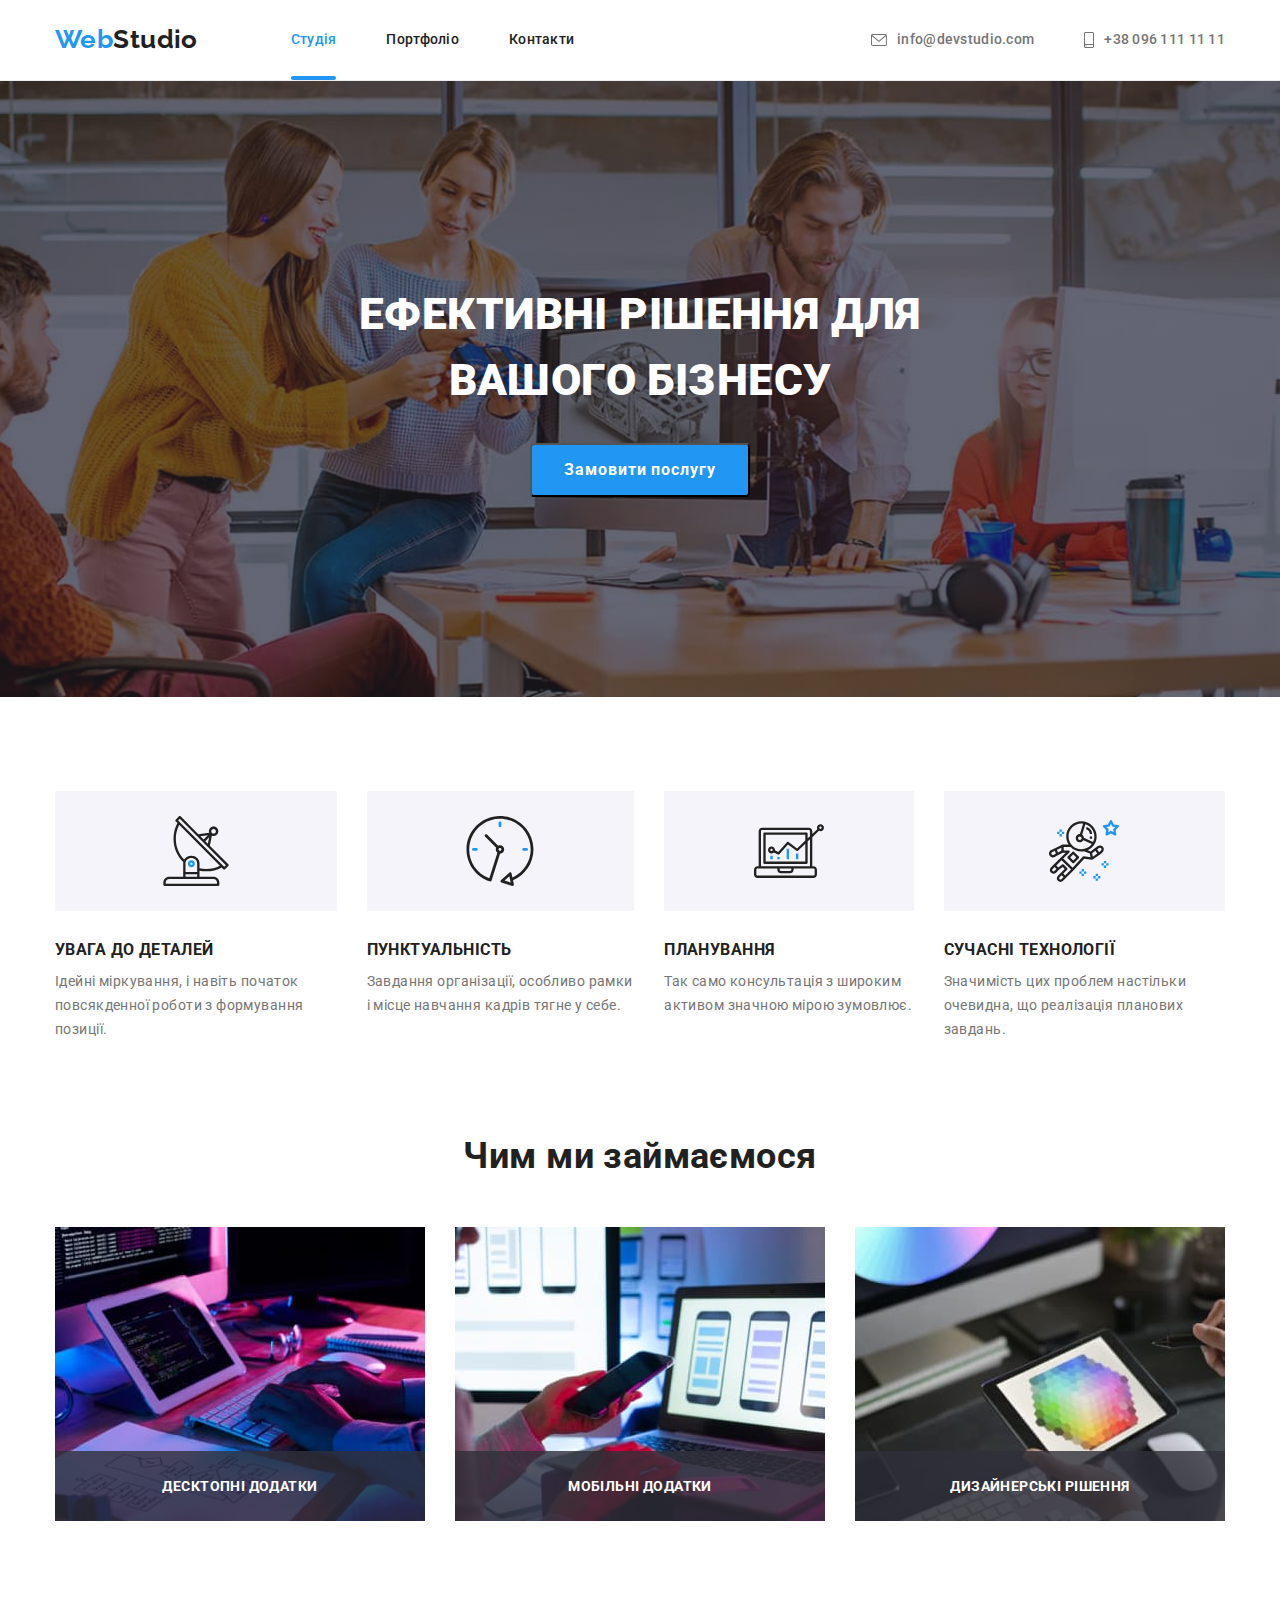
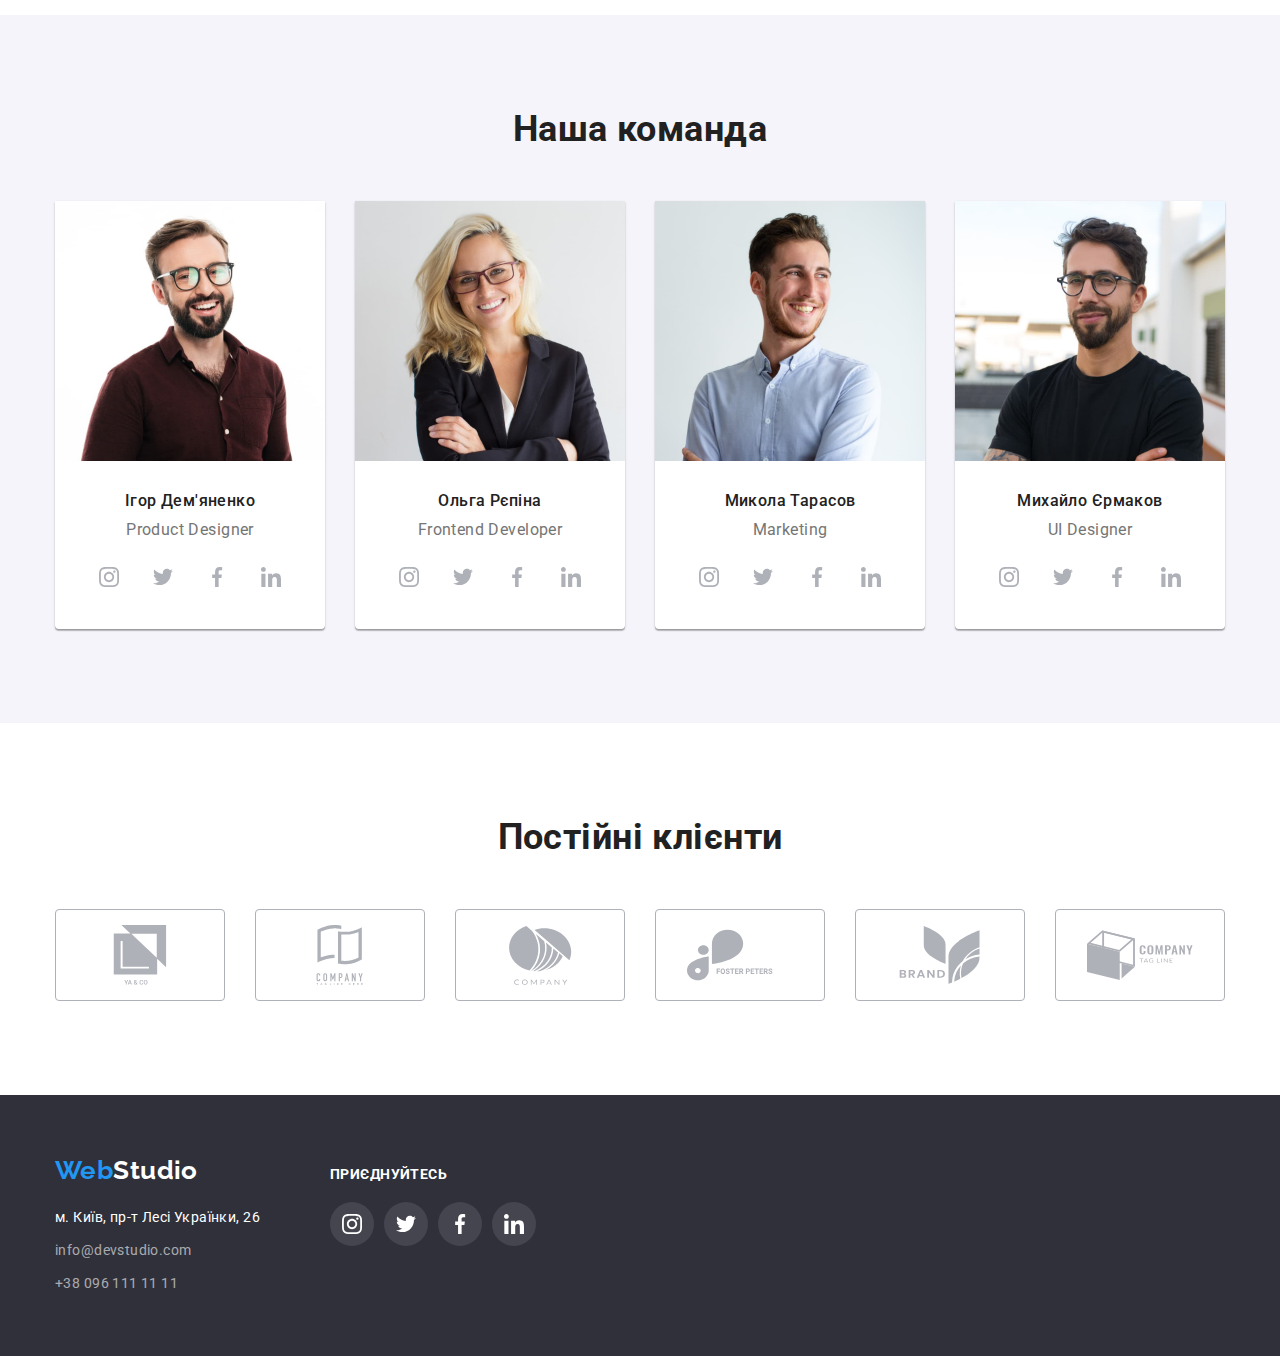
<file: index.html>
<!DOCTYPE html>
<html lang="uk">
  <head>
    <meta charset="UTF-8" />
    <meta http-equiv="X-UA-Compatible" content="IE=edge" />
    <meta name="viewport" content="width=device-width, initial-scale=1.0" />
    <title>WebStudio</title>
    <link rel="preconnect" href="https://fonts.googleapis.com" />
    <link rel="preconnect" href="https://fonts.gstatic.com" crossorigin />
    <link
      href="https://fonts.googleapis.com/css2?family=Raleway:wght@700&family=Roboto:wght@400;500;700;900&display=swap"
      rel="stylesheet"
    />
    <link
      rel="stylesheet"
      href="https://cdnjs.cloudflare.com/ajax/libs/modern-normalize/1.1.0/modern-normalize.min.css"
    />
    <link rel="stylesheet" href="./css/styles.css" />
  </head>
  <body>
    <!--Header-->
    <header class="header-top">
      <div class="container main-nav">
        <nav class="main-nav">
          <a href="./index.html" class="logo"> <span class="web-color">Web</span>Studio </a>
          <ul class="site-nav list">
            <li class="li-item"><a href="./index.html" class="link current"> Студія </a></li>
            <li class="li-item"><a href="./portfolio.html" class="link"> Портфоліо </a></li>
            <li class="li-item"><a href="#" class="link"> Контакти </a></li>
          </ul>
        </nav>
        <ul class="contact-nav list">
          <li class="item-contact">
            <a href="mailto:info@devstudio.com" class="link-contact icon-contact">
              <svg class="contact-icon" width="16" height="12">
                <use href="./images/symbol-defs.svg#icon-email"></use>
              </svg>
              info@devstudio.com
            </a>
          </li>
          <li class="item-contact">
            <a href="tel:+380961111111" class="link-contact icon-contact">
              <svg class="contact-icon" width="10" height="16">
                <use href="./images/symbol-defs.svg#icon-smartphone"></use>
              </svg>
              +38 096 111 11 11
            </a>
          </li>
        </ul>
      </div>
    </header>
    <main>
      <!--Головний банер-->
      <section class="hero">
        <div class="container">
          <h1 class="hero-text">Ефективні рішення для вашого бізнесу</h1>
          <button type="button" class="button" data-modal-open>
            <span class="button-text-main">Замовити послугу</span>
          </button>
        </div>
      </section>
      <!--Наші переваги-->
      <section class="section our-features">
        <div class="container">
          <h2 class="section-title visually-hidden">Наші переваги</h2>
          <ul class="feature-list list">
            <li class="feature-item">
              <div class="features-icons">
                <svg class="icon-antena" width="70px" height="70px">
                  <use href="./images/symbol-defs.svg#icon-antena"></use>
                </svg>
              </div>
              <h3 class="title-features">УВАГА ДО ДЕТАЛЕЙ</h3>
              <p class="p-features">
                Ідейні міркування, і навіть початок повсякденної роботи з формування позиції.
              </p>
            </li>
            <li class="feature-item">
              <div class="features-icons">
                <svg class="icon-clock" width="70" height="70">
                  <use href="./images/symbol-defs.svg#icon-clock"></use>
                </svg>
              </div>
              <h3 class="title-features">ПУНКТУАЛЬНІСТЬ</h3>
              <p class="p-features">
                Завдання організації, особливо рамки і місце навчання кадрів тягне у себе.
              </p>
            </li>
            <li class="feature-item">
              <div class="features-icons">
                <svg class="icon-diagram" width="70px" height="70px">
                  <use href="./images/symbol-defs.svg#icon-diagram"></use>
                </svg>
              </div>
              <h3 class="title-features">ПЛАНУВАННЯ</h3>
              <p class="p-features">
                Так само консультація з широким активом значною мірою зумовлює.
              </p>
            </li>
            <li class="feature-item">
              <div class="features-icons">
                <svg class="icon-astronaut" width="70px" height="70px">
                  <use href="./images/symbol-defs.svg#icon-astronaut"></use>
                </svg>
              </div>
              <h3 class="title-features">СУЧАСНІ ТЕХНОЛОГІЇ</h3>
              <p class="p-features">
                Значимість цих проблем настільки очевидна, що реалізація планових завдань.
              </p>
            </li>
          </ul>
        </div>
      </section>
      <!--Чим ми займаємось-->
      <section class="section">
        <div class="container">
          <h2 class="section-title">Чим ми займаємося</h2>
          <ul class="list wedo-images">
            <li class="wedo-items">
              <div class="thumb-wedo">
                <img
                  src="./images/box_1.jpg"
                  alt="Програміст працює за робочим місцем"
                  width="370"
                />
                <p class="wedo-text">Десктопні додатки</p>
              </div>
            </li>
            <li class="wedo-items">
              <div class="thumb-wedo">
                <img
                  src="./images/box_2.jpg"
                  alt="Дизайнер дивиться на макети майбутнього мобільного сайту"
                  width="370"
                />
                <p class="wedo-text">Мобільні додатки</p>
              </div>
            </li>
            <li class="wedo-items">
              <div class="thumb-wedo">
                <img
                  src="./images/box_3.jpg"
                  alt="Дизайнер обирає кольори на планшеті"
                  width="370"
                />
                <p class="wedo-text">Дизайнерські рішення</p>
              </div>
            </li>
          </ul>
        </div>
      </section>
      <!--Наша команда-->
      <section class="section section-team">
        <div class="container">
          <h2 class="section-title">Наша команда</h2>
          <ul class="team-list list">
            <li class="team-card">
              <img
                src="./images/img_1.jpg"
                alt="Зображення Ігора Дем'яненко"
                width="270"
                class="team-image"
              />
              <h3 class="team-header">Ігор Дем'яненко</h3>
              <p class="team-text">Product Designer</p>
              <ul class="team-social-links list">
                <li class="links-item">
                  <a
                    href="https://www.instagram.com/"
                    target="_blank"
                    rel="noopener noreferrer nofollow"
                    class="icon-href"
                  >
                    <svg class="network" width="20" height="20">
                      <use href="./images/symbol-defs.svg#icon-instagram"></use></svg
                  ></a>
                </li>
                <li class="links-item">
                  <a
                    href="https://www.twitter.com/"
                    target="_blank"
                    rel="noopener noreferrer nofollow"
                    class="icon-href"
                  >
                    <svg class="network" width="20" height="20">
                      <use href="./images/symbol-defs.svg#icon-twitter"></use></svg
                  ></a>
                </li>
                <li class="links-item">
                  <a
                    href="https://www.facebook.com/"
                    target="_blank"
                    rel="noopener noreferrer nofollow"
                    class="icon-href"
                  >
                    <svg class="network" width="20" height="20">
                      <use href="./images/symbol-defs.svg#icon-facebook"></use></svg
                  ></a>
                </li>
                <li class="links-item">
                  <a
                    href="https://www.linkedin.com/"
                    target="_blank"
                    rel="noopener noreferrer nofollow"
                    class="icon-href"
                  >
                    <svg class="network" width="20" height="20">
                      <use href="./images/symbol-defs.svg#icon-linkedin"></use></svg
                  ></a>
                </li>
              </ul>
            </li>
            <li class="team-card">
              <img
                src="./images/img_2.jpg"
                alt="Зображення Ольги Рєпіной"
                width="270"
                class="team-image"
              />
              <h3 class="team-header">Ольга Рєпіна</h3>
              <p class="team-text">Frontend Developer</p>
              <ul class="team-social-links list">
                <li class="links-item">
                  <a
                    href="https://www.instagram.com/"
                    target="_blank"
                    rel="noopener noreferrer nofollow"
                    class="icon-href"
                  >
                    <svg class="network" width="20" height="20">
                      <use href="./images/symbol-defs.svg#icon-instagram"></use></svg
                  ></a>
                </li>
                <li class="links-item">
                  <a
                    href="https://www.twitter.com/"
                    target="_blank"
                    rel="noopener noreferrer nofollow"
                    class="icon-href"
                  >
                    <svg class="network" width="20" height="20">
                      <use href="./images/symbol-defs.svg#icon-twitter"></use></svg
                  ></a>
                </li>
                <li class="links-item">
                  <a
                    href="https://www.facebook.com/"
                    target="_blank"
                    rel="noopener noreferrer nofollow"
                    class="icon-href"
                  >
                    <svg class="network" width="20" height="20">
                      <use href="./images/symbol-defs.svg#icon-facebook"></use></svg
                  ></a>
                </li>
                <li class="links-item">
                  <a
                    href="https://www.linkedin.com/"
                    target="_blank"
                    rel="noopener noreferrer nofollow"
                    class="icon-href"
                  >
                    <svg class="network" width="20" height="20">
                      <use href="./images/symbol-defs.svg#icon-linkedin"></use></svg
                  ></a>
                </li>
              </ul>
            </li>
            <li class="team-card">
              <img
                src="./images/img_3.jpg"
                alt="Зображення Миколи Тарасова"
                width="270"
                class="team-image"
              />
              <h3 class="team-header">Микола Тарасов</h3>
              <p class="team-text">Marketing</p>
              <ul class="team-social-links list">
                <li class="links-item">
                  <a
                    href="https://www.instagram.com/"
                    target="_blank"
                    rel="noopener noreferrer nofollow"
                    class="icon-href"
                  >
                    <svg class="network" width="20" height="20">
                      <use href="./images/symbol-defs.svg#icon-instagram"></use></svg
                  ></a>
                </li>
                <li class="links-item">
                  <a
                    href="https://www.twitter.com/"
                    target="_blank"
                    rel="noopener noreferrer nofollow"
                    class="icon-href"
                  >
                    <svg class="network" width="20" height="20">
                      <use href="./images/symbol-defs.svg#icon-twitter"></use></svg
                  ></a>
                </li>
                <li class="links-item">
                  <a
                    href="https://www.facebook.com/"
                    target="_blank"
                    rel="noopener noreferrer nofollow"
                    class="icon-href"
                  >
                    <svg class="network" width="20" height="20">
                      <use href="./images/symbol-defs.svg#icon-facebook"></use></svg
                  ></a>
                </li>
                <li class="links-item">
                  <a
                    href="https://www.linkedin.com/"
                    target="_blank"
                    rel="noopener noreferrer nofollow"
                    class="icon-href"
                  >
                    <svg class="network" width="20" height="20">
                      <use href="./images/symbol-defs.svg#icon-linkedin"></use></svg
                  ></a>
                </li>
              </ul>
            </li>
            <li class="team-card">
              <img
                src="./images/img_4.jpg"
                alt="Зображення Михайла Єрмакова"
                width="270"
                class="team-image"
              />
              <h3 class="team-header">Михайло Єрмаков</h3>
              <p class="team-text">UI Designer</p>
              <ul class="team-social-links list">
                <li class="links-item">
                  <a
                    href="https://www.instagram.com/"
                    target="_blank"
                    rel="noopener noreferrer nofollow"
                    class="icon-href"
                  >
                    <svg class="network" width="20" height="20">
                      <use href="./images/symbol-defs.svg#icon-instagram"></use></svg
                  ></a>
                </li>
                <li class="links-item">
                  <a
                    href="https://www.twitter.com/"
                    target="_blank"
                    rel="noopener noreferrer nofollow"
                    class="icon-href"
                  >
                    <svg class="network" width="20" height="20">
                      <use href="./images/symbol-defs.svg#icon-twitter"></use></svg
                  ></a>
                </li>
                <li class="links-item">
                  <a
                    href="https://www.facebook.com/"
                    target="_blank"
                    rel="noopener noreferrer nofollow"
                    class="icon-href"
                  >
                    <svg class="network" width="20" height="20">
                      <use href="./images/symbol-defs.svg#icon-facebook"></use></svg
                  ></a>
                </li>
                <li class="links-item">
                  <a
                    href="https://www.linkedin.com/"
                    target="_blank"
                    rel="noopener noreferrer nofollow"
                    class="icon-href"
                  >
                    <svg class="network" width="20" height="20">
                      <use href="./images/symbol-defs.svg#icon-linkedin"></use></svg
                  ></a>
                </li>
              </ul>
            </li>
          </ul>
        </div>
      </section>
      <!-- Постійні клієнти -->
      <section class="section">
        <div class="container">
          <h2 class="section-title">Постійні клієнти</h2>
          <ul class="list clients-list">
            <li class="clients-card">
              <a href="#" class="clients-link">
                <svg class="client-1" width="106px" height="60px">
                  <use href="./images/symbol-defs.svg#icon-client-1"></use>
                </svg>
              </a>
            </li>
            <li class="clients-card">
              <a href="#" class="clients-link">
                <svg class="client-2" width="106px" height="60px">
                  <use href="./images/symbol-defs.svg#icon-client-2"></use>
                </svg>
              </a>
            </li>
            <li class="clients-card">
              <a href="#" class="clients-link">
                <svg class="client-3" width="106px" height="60px">
                  <use href="./images/symbol-defs.svg#icon-client-3"></use>
                </svg>
              </a>
            </li>
            <li class="clients-card">
              <a href="#" class="clients-link">
                <svg class="client-4" width="106px" height="60px">
                  <use href="./images/symbol-defs.svg#icon-client-4"></use>
                </svg>
              </a>
            </li>
            <li class="clients-card">
              <a href="#" class="clients-link">
                <svg class="client-5" width="106px" height="60px">
                  <use href="./images/symbol-defs.svg#icon-client-5"></use>
                </svg>
              </a>
            </li>
            <li class="clients-card">
              <a href="#" class="clients-link">
                <svg class="client-6" width="106px" height="60px">
                  <use href="./images/symbol-defs.svg#icon-client-6"></use>
                </svg>
              </a>
            </li>
          </ul>
        </div>
      </section>
    </main>
    <!--Підвал-->
    <footer class="pidval">
      <div class="container">
        <div class="parrent-adress">
          <div class="adress-content">
            <a href="./index.html" class="logo-footer">
              <span class="web-color">Web</span>Studio
            </a>
            <address class="no-italic">
              <ul class="footer-nav">
                <li class="footer-item">
                  <a
                    href="https://goo.gl/maps/CPtrU1FHBa2aNyZL9"
                    target="_blank"
                    rel="noopener noreferrer nofollow"
                    class="google-adress"
                  >
                    м. Київ, пр-т Лесі Українки, 26
                  </a>
                </li>
                <li class="footer-item">
                  <a href="mailto:info@devstudio.com" class="footer-contact">info@devstudio.com</a>
                </li>
                <li class="footer-item">
                  <a href="tel:+380961111111" class="footer-contact phone">+38 096 111 11 11</a>
                </li>
              </ul>
            </address>
          </div>
          <div class="social-links">
            <p class="join-icon">приєднуйтесь</p>
            <ul class="footer-social-links list">
              <li class="links-item-footer">
                <a
                  href="https://www.instagram.com/"
                  target="_blank"
                  rel="noopener noreferrer nofollow"
                  class="icon-href-footer"
                >
                  <svg class="network" width="20" height="20">
                    <use href="./images/symbol-defs.svg#icon-instagram"></use></svg
                ></a>
              </li>
              <li class="links-item-footer">
                <a
                  href="https://www.twitter.com/"
                  target="_blank"
                  rel="noopener noreferrer nofollow"
                  class="icon-href-footer"
                >
                  <svg class="network" width="20" height="20">
                    <use href="./images/symbol-defs.svg#icon-twitter"></use></svg
                ></a>
              </li>
              <li class="links-item-footer">
                <a
                  href="https://www.facebook.com/"
                  target="_blank"
                  rel="noopener noreferrer nofollow"
                  class="icon-href-footer"
                >
                  <svg class="network" width="20" height="20">
                    <use href="./images/symbol-defs.svg#icon-facebook"></use></svg
                ></a>
              </li>
              <li class="links-item-footer">
                <a
                  href="https://www.linkedin.com/"
                  target="_blank"
                  rel="noopener noreferrer nofollow"
                  class="icon-href-footer"
                >
                  <svg class="network" width="20" height="20">
                    <use href="./images/symbol-defs.svg#icon-linkedin"></use></svg
                ></a>
              </li>
            </ul>
          </div>
        </div>
      </div>
    </footer>
    <div class="backdrop is-hidden" data-modal>
      <div class="modal">
        <button type="button" data-modal-close class="close-button-container">
          <svg class="close-button-icon" width="18px" height="18px">
            <use href="./images/symbol-defs.svg#icon-krest"></use>
          </svg>
        </button>
      </div>
    </div>
    <script src="./js/modal.js"></script>
  </body>
</html>
</file>
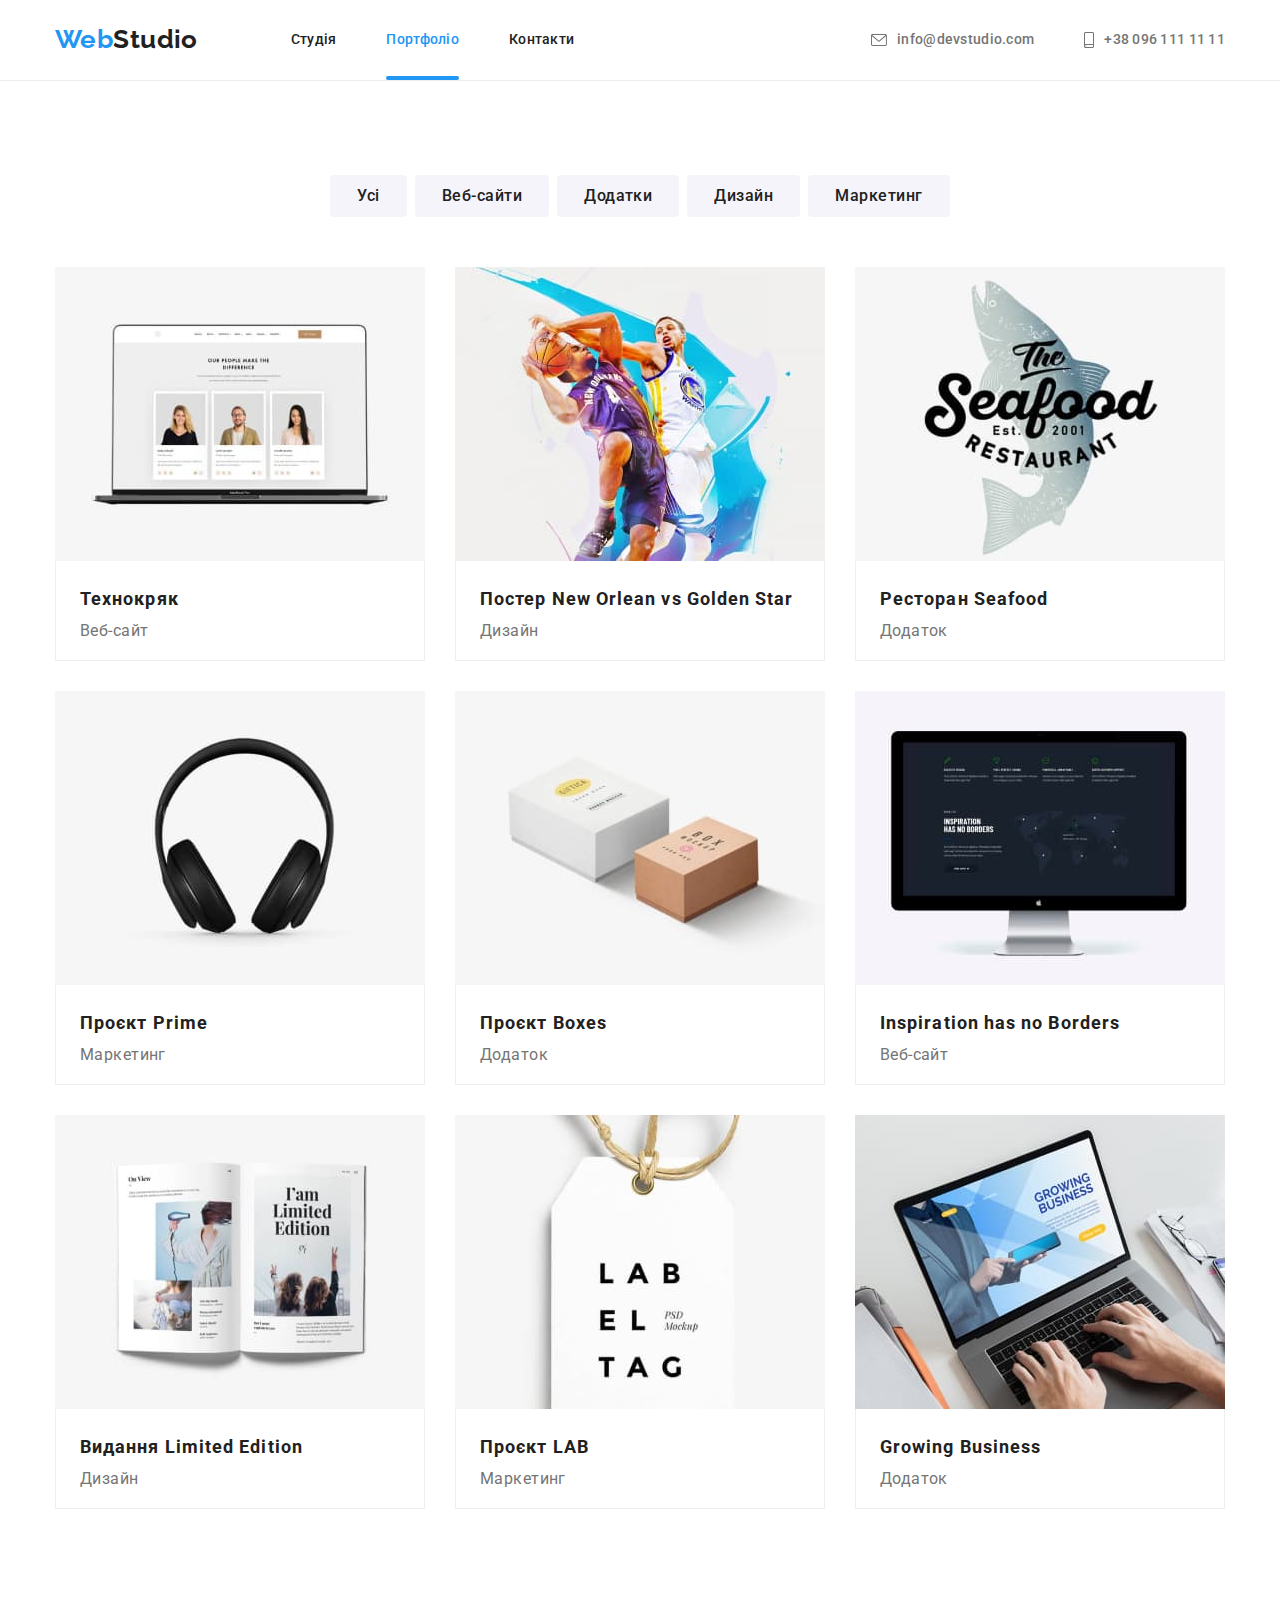
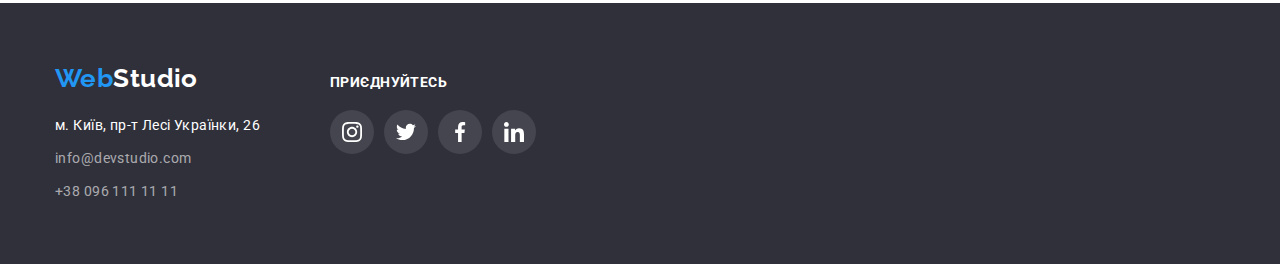
<file: portfolio.html>
<!DOCTYPE html>
<html lang="en">
  <head>
    <meta charset="UTF-8" />
    <meta http-equiv="X-UA-Compatible" content="IE=edge" />
    <meta name="viewport" content="width=device-width, initial-scale=1.0" />
    <title>Portfolio</title>
    <link rel="preconnect" href="https://fonts.googleapis.com" />
    <link rel="preconnect" href="https://fonts.gstatic.com" crossorigin />
    <link
      href="https://fonts.googleapis.com/css2?family=Raleway:wght@700&family=Roboto:wght@400;500;700;900&display=swap"
      rel="stylesheet"
    />
    <link
      rel="stylesheet"
      href="https://cdnjs.cloudflare.com/ajax/libs/modern-normalize/1.1.0/modern-normalize.min.css"
    />
    <link rel="stylesheet" href="./css/styles.css" />
  </head>
  <body>
    <header class="header-top">
      <div class="container main-nav">
        <nav class="main-nav">
          <a href="./index.html" class="logo"> <span class="web-color">Web</span>Studio </a>
          <ul class="site-nav list">
            <li class="li-item"><a href="./index.html" class="link"> Студія </a></li>
            <li class="li-item"><a href="./portfolio.html" class="link current"> Портфоліо </a></li>
            <li class="li-item"><a href="#" class="link"> Контакти </a></li>
          </ul>
        </nav>
        <ul class="contact-nav list">
          <li class="item-contact">
            <a href="mailto:info@devstudio.com" class="link-contact icon-contact">
              <svg class="contact-icon" width="16" height="12">
                <use href="./images/symbol-defs.svg#icon-email"></use>
              </svg>
              info@devstudio.com
            </a>
          </li>
          <li class="item-contact">
            <a href="tel:+380961111111" class="link-contact icon-contact">
              <svg class="contact-icon" width="10" height="16">
                <use href="./images/symbol-defs.svg#icon-smartphone"></use>
              </svg>
              +38 096 111 11 11
            </a>
          </li>
        </ul>
      </div>
    </header>
    <main>
      <section class="section">
        <div class="container">
          <h1 class="visually-hidden">Наше портфоліо</h1>
          <ul class="list list-filters">
            <li class="filters-item">
              <button type="button" class="button-portfolio">
                <span class="btn-text-portfolio">Усі</span>
              </button>
            </li>
            <li class="filters-item">
              <button type="button" class="button-portfolio">
                <span class="btn-text-portfolio">Веб-сайти</span>
              </button>
            </li>
            <li class="filters-item">
              <button type="button" class="button-portfolio">
                <span class="btn-text-portfolio">Додатки</span>
              </button>
            </li>
            <li class="filters-item">
              <button type="button" class="button-portfolio">
                <span class="btn-text-portfolio">Дизайн</span>
              </button>
            </li>
            <li class="filters-item">
              <button type="button" class="button-portfolio">
                <span class="btn-text-portfolio">Маркетинг</span>
              </button>
            </li>
          </ul>
          <ul class="portfolio-list list">
            <li class="portfolio-element">
              <a href="#" class="portfolio-link">
                <div class="image-container">
                  <img
                    src="./images/portfolio-1.jpg"
                    alt="Зображення першого проєкту"
                    width="370"
                    class="portfolio-image"
                  />
                  <p class="portfolio-text-hover">
                    Ресурс пропонує комплексні пропозиції з різним рівнем функціоналу та сервісів.
                    Все це дозволить відвідувачу отримати вичерпні відомості про компанію чи
                    приватну особу.
                  </p>
                </div>
                <div class="content-card">
                  <h3 class="portfolio-header">Технокряк</h3>
                  <p class="content-portfolio">Веб-сайт</p>
                </div>
              </a>
            </li>
            <li class="portfolio-element">
              <a href="#" class="portfolio-link">
                <div class="image-container">
                  <img
                    src="./images/portfolio-2.jpg"
                    alt="Зображення другого проєкту"
                    width="370"
                    class="portfolio-image"
                  />
                  <p class="portfolio-text-hover">
                    Ресурс пропонує комплексні пропозиції з різним рівнем функціоналу та сервісів.
                    Все це дозволить відвідувачу отримати вичерпні відомості про компанію чи
                    приватну особу.
                  </p>
                </div>
                <div class="content-card">
                  <h3 class="portfolio-header">Постер New Orlean vs Golden Star</h3>
                  <p class="content-portfolio">Дизайн</p>
                </div>
              </a>
            </li>
            <li class="portfolio-element">
              <a href="#" class="portfolio-link">
                <div class="image-container">
                  <img
                    src="./images/portfolio-3.jpg"
                    alt="Зображення третього проєкту"
                    width="370"
                    class="portfolio-image"
                  />
                  <p class="portfolio-text-hover">
                    Ресурс пропонує комплексні пропозиції з різним рівнем функціоналу та сервісів.
                    Все це дозволить відвідувачу отримати вичерпні відомості про компанію чи
                    приватну особу.
                  </p>
                </div>
                <div class="content-card">
                  <h3 class="portfolio-header">Ресторан Seafood</h3>
                  <p class="content-portfolio">Додаток</p>
                </div>
              </a>
            </li>
            <li class="portfolio-element">
              <a href="#" class="portfolio-link">
                <div class="image-container">
                  <img
                    src="./images/portfolio-4.jpg"
                    alt="Зображення четвертого проєкту"
                    width="370"
                    class="portfolio-image"
                  />
                  <p class="portfolio-text-hover">
                    Ресурс пропонує комплексні пропозиції з різним рівнем функціоналу та сервісів.
                    Все це дозволить відвідувачу отримати вичерпні відомості про компанію чи
                    приватну особу.
                  </p>
                </div>
                <div class="content-card">
                  <h3 class="portfolio-header">Проєкт Prime</h3>
                  <p class="content-portfolio">Маркетинг</p>
                </div>
              </a>
            </li>
            <li class="portfolio-element">
              <a href="#" class="portfolio-link"
                ><div class="image-container">
                  <img
                    src="./images/portfolio-5.jpg"
                    alt="Зображення п'ятого проєкту"
                    width="370"
                    class="portfolio-image"
                  />
                  <p class="portfolio-text-hover">
                    Ресурс пропонує комплексні пропозиції з різним рівнем функціоналу та сервісів.
                    Все це дозволить відвідувачу отримати вичерпні відомості про компанію чи
                    приватну особу.
                  </p>
                </div>
                <div class="content-card">
                  <h3 class="portfolio-header">Проєкт Boxes</h3>
                  <p class="content-portfolio">Додаток</p>
                </div>
              </a>
            </li>
            <li class="portfolio-element">
              <a href="#" class="portfolio-link"
                ><div class="image-container">
                  <img
                    src="./images/portfolio-6.jpg"
                    alt="Зображення шостого проєкту"
                    width="370"
                    class="portfolio-image"
                  />
                  <p class="portfolio-text-hover">
                    Ресурс пропонує комплексні пропозиції з різним рівнем функціоналу та сервісів.
                    Все це дозволить відвідувачу отримати вичерпні відомості про компанію чи
                    приватну особу.
                  </p>
                </div>
                <div class="content-card">
                  <h3 class="portfolio-header">Inspiration has no Borders</h3>
                  <p class="content-portfolio">Веб-сайт</p>
                </div>
              </a>
            </li>
            <li class="portfolio-element">
              <a href="#" class="portfolio-link"
                ><div class="image-container">
                  <img
                    src="./images/portfolio-7.jpg"
                    alt="Зображення сьомого проєкту"
                    width="370"
                    class="portfolio-image"
                  />
                  <p class="portfolio-text-hover">
                    Ресурс пропонує комплексні пропозиції з різним рівнем функціоналу та сервісів.
                    Все це дозволить відвідувачу отримати вичерпні відомості про компанію чи
                    приватну особу.
                  </p>
                </div>
                <div class="content-card">
                  <h3 class="portfolio-header">Видання Limited Edition</h3>
                  <p class="content-portfolio">Дизайн</p>
                </div>
              </a>
            </li>
            <li class="portfolio-element">
              <a href="#" class="portfolio-link"
                ><div class="image-container">
                  <img
                    src="./images/portfolio-8.jpg"
                    alt="Зображення восьмого проєкту"
                    width="370"
                    class="portfolio-image"
                  />
                  <p class="portfolio-text-hover">
                    Ресурс пропонує комплексні пропозиції з різним рівнем функціоналу та сервісів.
                    Все це дозволить відвідувачу отримати вичерпні відомості про компанію чи
                    приватну особу.
                  </p>
                </div>
                <div class="content-card">
                  <h3 class="portfolio-header">Проєкт LAB</h3>
                  <p class="content-portfolio">Маркетинг</p>
                </div>
              </a>
            </li>
            <li class="portfolio-element">
              <a href="#" class="portfolio-link"
                ><div class="image-container">
                  <img
                    src="./images/portfolio-9.jpg"
                    alt="Зображення девятого проєкту"
                    width="370"
                    class="portfolio-image"
                  />
                  <p class="portfolio-text-hover">
                    Ресурс пропонує комплексні пропозиції з різним рівнем функціоналу та сервісів.
                    Все це дозволить відвідувачу отримати вичерпні відомості про компанію чи
                    приватну особу.
                  </p>
                </div>
                <div class="content-card">
                  <h3 class="portfolio-header">Growing Business</h3>
                  <p class="content-portfolio">Додаток</p>
                </div>
              </a>
            </li>
          </ul>
        </div>
      </section>
    </main>
    <footer class="pidval">
      <div class="container">
        <div class="parrent-adress">
          <div class="adress-content">
            <a href="./index.html" class="logo-footer">
              <span class="web-color">Web</span>Studio
            </a>
            <address class="no-italic">
              <ul class="footer-nav">
                <li class="footer-item">
                  <a
                    href="https://goo.gl/maps/CPtrU1FHBa2aNyZL9"
                    target="_blank"
                    rel="noopener noreferrer nofollow"
                    class="google-adress"
                  >
                    м. Київ, пр-т Лесі Українки, 26
                  </a>
                </li>
                <li class="footer-item">
                  <a href="mailto:info@devstudio.com" class="footer-contact">info@devstudio.com</a>
                </li>
                <li class="footer-item">
                  <a href="tel:+380961111111" class="footer-contact phone">+38 096 111 11 11</a>
                </li>
              </ul>
            </address>
          </div>
          <div class="social-links">
            <p class="join-icon">приєднуйтесь</p>
            <ul class="footer-social-links list">
              <li class="links-item-footer">
                <a
                  href="https://www.instagram.com/"
                  target="_blank"
                  rel="noopener noreferrer nofollow"
                  class="icon-href-footer"
                >
                  <svg class="network" width="20" height="20">
                    <use href="./images/symbol-defs.svg#icon-instagram"></use></svg
                ></a>
              </li>
              <li class="links-item-footer">
                <a
                  href="https://www.twitter.com/"
                  target="_blank"
                  rel="noopener noreferrer nofollow"
                  class="icon-href-footer"
                >
                  <svg class="network" width="20" height="20">
                    <use href="./images/symbol-defs.svg#icon-twitter"></use></svg
                ></a>
              </li>
              <li class="links-item-footer">
                <a
                  href="https://www.facebook.com/"
                  target="_blank"
                  rel="noopener noreferrer nofollow"
                  class="icon-href-footer"
                >
                  <svg class="network" width="20" height="20">
                    <use href="./images/symbol-defs.svg#icon-facebook"></use></svg
                ></a>
              </li>
              <li class="links-item-footer">
                <a
                  href="https://www.linkedin.com/"
                  target="_blank"
                  rel="noopener noreferrer nofollow"
                  class="icon-href-footer"
                >
                  <svg class="network" width="20" height="20">
                    <use href="./images/symbol-defs.svg#icon-linkedin"></use></svg
                ></a>
              </li>
            </ul>
          </div>
        </div>
      </div>
    </footer>
  </body>
</html>
</file>
<file: css/styles.css>
:root {
  --primary-text-color: #757575;
  --H-and-header: #212121;
  --logo-and-hover: #2196f3;
  --button-no-active: #f5f4fa;
  --background-color: #fff;
  --background-color-secondary: #2f303a;
  --social-links: #afb1b8;
}
/*головне*/
body {
  font-family: 'Raleway', sans-serif;
  font-family: 'Roboto', sans-serif;
  background-color: var(--background-color);
  color: var(--primary-text-color);
  font-weight: 400;
  font-size: 14px;
  letter-spacing: 0.03em;
}
h1,
h2,
h3,
h4,
h5,
h6,
p,
ul {
  margin: 0;
  padding: 0;
}
/*загальні класи*/
.section {
  padding-top: 94px;
  padding-bottom: 94px;
}
.our-features {
  padding-bottom: 0px;
}
.list {
  list-style: none;
  padding: 0;
  margin: 0;
}
.container {
  margin-left: auto;
  margin-right: auto;
  width: 1200px;
  padding-left: 15px;
  padding-right: 15px;
}
.section-title {
  margin-top: 0;
  margin-bottom: 50px;
  font-weight: 700;
  font-size: 36px;
  line-height: 1.16;
  color: var(--H-and-header);
  text-align: center;
}
/* модальне вікно */
.backdrop {
  position: fixed;
  top: 0;
  left: 0;
  width: 100%;
  height: 100%;
  background: rgba(0, 0, 0, 0.2);
  opacity: 1;
  transition: opacity 250ms cubic-bezier(0.4, 0, 0.2, 1);
}
.backdrop.is-hidden {
  opacity: 0;
  pointer-events: none;
  visibility: hidden;
}
.backdrop.is-hidden .modal {
  transform: translate(-50%, -50%) scale(0.001);
}
.modal {
  position: absolute;
  top: 50%;
  left: 50%;
  transform: translate(-50%, -50%) scale(1);
  min-width: 528px;
  min-height: 521px;
  background-color: var(--background-color);
  box-shadow: 0px 1px 3px rgba(0, 0, 0, 0.12), 0px 1px 1px rgba(0, 0, 0, 0.14),
    0px 2px 1px rgba(0, 0, 0, 0.2);
  border-radius: 4px;
  transition: transform 250ms cubic-bezier(0.4, 0, 0.2, 1),
    visibility 250ms cubic-bezier(0.4, 0, 0.2, 1);
}
.close-button-container {
  position: absolute;
  top: 8px;
  right: 8px;
  width: 30px;
  height: 30px;
  background: var(--background-color);
  border: 1px solid rgba(0, 0, 0, 0.1);
  border-radius: 50%;
  cursor: pointer;
}
.close-button-icon {
  fill: currentColor;
  position: absolute;
  top: 50%;
  left: 50%;
  transform: translate(-50%, -50%);
}
.close-button-icon:hover,
.close-button-icon:focus {
  color: var(--logo-and-hover);
}
/* хедер */
.main-nav {
  display: flex;
  align-items: center;
}
.contact-nav {
  display: flex;
  align-items: center;
}
.contact-icon {
  margin-right: 10px;
  fill: currentColor;
}
.header-top {
  border-bottom: 1px solid #ececec;
}
.button {
  display: inline-block;
  padding: 10px 32px;
  border-radius: 4px;
  min-width: 216px;
  min-height: 50px;
  text-align: center;
  color: var(--background-color);
  background-color: var(--logo-and-hover);
  cursor: pointer;
  transition: background-color 250ms cubic-bezier(0.4, 0, 0.2, 1),
    box-shadow 250ms cubic-bezier(0.4, 0, 0.2, 1);
}
.button:hover,
.button:focus {
  background-color: #188ce8;
  box-shadow: 0px 4px 4px rgba(0, 0, 0, 0.15);
}
.button-text-main {
  font-weight: 700;
  font-size: 16px;
  line-height: 1.88;
  letter-spacing: 0.06em;
}
.visually-hidden {
  position: absolute;
  white-space: nowrap;
  width: 1px;
  height: 1px;
  overflow: hidden;
  border: 0;
  padding: 0;
  clip: rect(0 0 0 0);
  clip-path: inset(50%);
  margin: -1px;
}
.no-italic {
  font-style: normal;
}
/*головний банер*/
.hero {
  background: var(--background-color-secondary);
  text-align: center;
  padding-top: 200px;
  padding-bottom: 200px;
  max-width: 1600px;
  margin-left: auto;
  margin-right: auto;
  background-image: linear-gradient(to right, rgba(47, 48, 58, 0.4), rgba(47, 48, 58, 0.4)),
    url('../images/header-img.jpg');
  background-repeat: no-repeat;
  background-size: cover;
  background-position: center;
}
.hero-text {
  width: 696px;
  margin-top: 0;
  margin-bottom: 30px;
  font-weight: 900;
  font-size: 44px;
  line-height: 1.5;
  text-transform: uppercase;
  color: var(--background-color);
  display: block;
  margin-right: auto;
  margin-left: auto;
  /* background-color: tomato; */
}
/*логотип сайта*/
.logo {
  color: var(--H-and-header);
  font-family: 'Raleway';
  font-weight: 700;
  font-size: 26px;
  line-height: 1.19;
  text-decoration: none;
  display: block;
  padding-top: 24px;
  padding-bottom: 25px;
  margin-right: 93px;
}
.web-color {
  color: var(--logo-and-hover);
}

/*навігація по сайту*/
.site-nav .link {
  color: var(--H-and-header);
  font-weight: 500;
  line-height: 1.14;
  letter-spacing: 0.02em;
  text-decoration: none;
  padding-top: 32px;
  padding-bottom: 32px;
  display: block;
  transition: color 250ms cubic-bezier(0.4, 0, 0.2, 1);
}
.site-nav .link:hover,
.site-nav .link:focus {
  color: var(--logo-and-hover);
}
.site-nav .link.current {
  color: var(--logo-and-hover);
}
.li-item {
  position: relative;
}
.current::after {
  display: inline-block;
  position: absolute;
  background: var(--logo-and-hover);
  border-radius: 2px;
  content: '';
  width: 100%;
  height: 4px;
  left: 0;
  bottom: 0;
}
.site-nav {
  display: flex;
}
.site-nav .li-item + .li-item {
  margin-left: 50px;
}
.contact-nav {
  display: flex;
  margin-left: auto;
}
.icon-contact:hover,
.icon-contact:focus {
  fill: var(--logo-and-hover);
}
.contact-nav .item-contact + .item-contact {
  margin-left: 50px;
}
.contact-nav .link-contact {
  padding-top: 32px;
  padding-bottom: 32px;
  font-weight: 500;
  line-height: 1.14;
  letter-spacing: 0.02em;
  color: var(--primary-text-color);
  text-decoration: none;
  display: flex;
  align-items: center;
  transition: color 250ms cubic-bezier(0.4, 0, 0.2, 1);
}
.contact-nav .link-contact:hover,
.contact-nav .link-contact:focus {
  color: var(--logo-and-hover);
}
.social-list {
  display: flex;
  align-items: center;
  gap: 10px;
}
.parrent-adress {
  display: flex;
  align-items: baseline;
}
/*Наші переваги*/
.feature-list {
  display: flex;
}
.feature-list .feature-item + .feature-item {
  margin-left: 30px;
}
.features-icons {
  display: flex;
  height: 120px;
  background-color: var(--button-no-active);
  margin-bottom: 30px;
  justify-content: center;
  align-items: center;
}
.antena-icon::before {
  background-image: url(../images/antena.svg);
}
.clock-icon::before {
  background-image: url(../images/clock.svg);
}
.comp-icon::before {
  background-image: url(../images/diagram.svg);
}
.astronaut-icon::before {
  background-image: url(../images/astronaut.svg);
}
.title-features {
  margin-bottom: 10px;
  font-weight: 700;
  line-height: 1.14;
  text-transform: uppercase;
  color: var(--H-and-header);
}
.p-features {
  margin-top: 0;
  line-height: 1.71;
}
/* що ми робимо */
.wedo-images {
  display: flex;
}
.wedo-images .wedo-items + .wedo-items {
  margin-left: 30px;
}
.thumb-wedo {
  position: relative;
  width: 370px;
}
.wedo-text {
  position: absolute;
  left: 0;
  bottom: 0;
  width: 100%;
  height: 70px;
  background-color: rgba(47, 48, 58, 0.8);
  color: var(--background-color);
  text-transform: uppercase;
  font-weight: 700;
  display: flex;
  justify-content: center;
  align-items: center;
}
/*наша команда*/
.team-list {
  display: flex;
}
.team-list .team-card + .team-card {
  margin-left: 30px;
}
.section-team {
  background-color: var(--button-no-active);
}
.team-card {
  background-color: var(--background-color);
  width: 270px;
  box-shadow: 0px 1px 3px rgba(0, 0, 0, 0.12), 0px 1px 1px rgba(0, 0, 0, 0.14),
    0px 2px 1px rgba(0, 0, 0, 0.2);
  border-radius: 0px 0px 4px 4px;
}
.team-header {
  padding-top: 30px;
  margin-bottom: 10px;
  color: var(--H-and-header);
  font-weight: 500;
  font-size: 16px;
  line-height: 1.19;
  text-align: center;
}
.team-text {
  margin-top: 0;
  padding-bottom: 16px;
  font-size: 16px;
  line-height: 1.19;
  text-align: center;
}
.team-social-links {
  display: flex;
  align-items: center;
  justify-content: center;
  padding-bottom: 30px;
  gap: 10px;
}
.icon-href {
  display: flex;
  align-items: center;
  justify-content: center;
  width: 44px;
  height: 44px;
  fill: var(--social-links);
  transition: background-color 250ms cubic-bezier(0.4, 0, 0.2, 1),
    background-size 250ms cubic-bezier(0.4, 0, 0.2, 1),
    border-radius 250ms cubic-bezier(0.4, 0, 0.2, 1), fill 250ms cubic-bezier(0.4, 0, 0.2, 1);
}
.icon-href:hover,
.icon-href:focus {
  background-color: var(--logo-and-hover);
  background-size: 100%;
  border-radius: 50px;
  fill: var(--background-color);
}
img {
  display: block;
  max-width: 100%;
  height: auto;
}
.team-image {
  display: block;
}
.clients-list {
  display: flex;
}
.clients-link {
  display: flex;
  width: 170px;
  height: 92px;
  justify-content: center;
  align-items: center;
  border: 1px solid var(--social-links);
  border-radius: 4px;
  transition: fill 250ms cubic-bezier(0.4, 0, 0.2, 1),
    border-color 250ms cubic-bezier(0.4, 0, 0.2, 1);
}
.clients-list {
  gap: 30px;
}
.clients-link {
  fill: var(--social-links);
}
.clients-link:hover,
.clients-link:focus {
  fill: var(--logo-and-hover);
  border-color: var(--logo-and-hover);
}
/*сторінка портфоліо*/
.content-card {
  padding-top: 20px;
  padding-right: 24px;
  padding-bottom: 20px;
  padding-left: 24px;
  border-left: 1px solid #eeeeee;
  border-right: 1px solid #eeeeee;
  border-bottom: 1px solid #eeeeee;
}
.portfolio-list .list {
  color: var(--H-and-header);
}
.portfolio-list {
  display: flex;
  flex-wrap: wrap;
}
.portfolio-element {
  width: calc((100% - 60px) / 3);
  margin-right: 30px;
  margin-bottom: 30px;
}
.portfolio-element:nth-child(3n) {
  margin-right: 0;
}
.portfolio-element:nth-last-child(-n + 3) {
  margin-bottom: 0;
}
.portfolio-link {
  color: var(--primary-text-color);
  text-decoration: none;
  transition: box-shadow 250ms cubic-bezier(0.4, 0, 0.2, 1);
}
.portfolio-link:hover,
.portfolio-link:focus {
  display: block;
  box-shadow: 0px 1px 1px rgba(0, 0, 0, 0.12), 0px 4px 4px rgba(0, 0, 0, 0.06),
    1px 4px 6px rgba(0, 0, 0, 0.16);
}
.button-portfolio {
  padding: 6px 25px;
  border-radius: 4px;
  background-color: var(--button-no-active);
  color: var(--H-and-header);
  cursor: pointer;
  text-align: center;
  border-color: transparent;
  line-height: 1.875;
  transition: background-color 250ms cubic-bezier(0.4, 0, 0.2, 1),
    box-shadow 250ms cubic-bezier(0.4, 0, 0.2, 1), color 250ms cubic-bezier(0.4, 0, 0.2, 1);
}
.btn-text-portfolio {
  font-weight: 500;
  font-size: 16px;
  line-height: 1.63;
  letter-spacing: 0.03em;
}
.button-portfolio:hover,
.button-portfolio:focus {
  box-shadow: 0px 3px 1px rgba(0, 0, 0, 0.1), 0px 1px 2px rgba(0, 0, 0, 0.08),
    0px 2px 2px rgba(0, 0, 0, 0.12);
  color: var(--background-color);
  background-color: var(--logo-and-hover);
}
.portfolio-header {
  font-weight: 700;
  font-size: 18px;
  line-height: 2;
  letter-spacing: 0.06em;
  color: var(--H-and-header);
  margin-bottom: 4px;
}
.content-portfolio {
  font-size: 16px;
  line-height: 1.19;
}
.list-filters {
  display: flex;
  justify-content: center;
  margin-bottom: 50px;
}
.list-filters .filters-item + .filters-item {
  margin-left: 8px;
}
.image-container {
  position: relative;
  overflow: hidden;
}
.portfolio-text-hover {
  position: absolute;
  top: 0;
  right: 0;
  padding-top: 63px;
  padding-right: 24px;
  padding-bottom: 63px;
  padding-left: 24px;
  background: rgba(33, 150, 243, 0.9);
  font-size: 18px;
  line-height: 1.56;
  color: var(--background-color);
  opacity: 0;
  transform: translateY(100%);
  transition: transform 250ms cubic-bezier(0.4, 0, 0.2, 1),
    opacity 250ms cubic-bezier(0.4, 0, 0.2, 1);
}
.portfolio-link:hover .portfolio-text-hover {
  opacity: 1;
  transform: translateY(0);
}
/*footer*/
/*контакти*/
.pidval {
  background-color: var(--background-color-secondary);
  /* padding: 60px 0; */
  padding-top: 60px;
  padding-bottom: 60px;
}
.logo-footer {
  margin-top: 0px;
  margin-bottom: 20px;
  color: var(--background-color);
  font-family: 'Raleway';
  font-weight: 700;
  font-size: 26px;
  line-height: 1.19;
  text-decoration: none;
  display: block;
}
.footer-nav {
  list-style: none;
  padding: 0;
  margin: 0;
}
.footer-item {
  margin-top: 0;
  margin-bottom: 9px;
}
.footer-item:last-child {
  margin-bottom: 0px;
}
.google-adress {
  line-height: 1.71;
  color: var(--background-color);
  text-decoration: none;
  transition: color 250ms cubic-bezier(0.4, 0, 0.2, 1);
}
.footer-contact {
  padding-top: 0;
  padding-bottom: 9px;
  text-decoration: none;
  line-height: 1.71;
  color: rgba(255, 255, 255, 0.6);
  transition: color 250ms cubic-bezier(0.4, 0, 0.2, 1);
}
.google-adress:hover,
.google-adress:focus {
  color: var(--logo-and-hover);
}
.footer-contact:hover,
.footer-contact:focus {
  color: var(--logo-and-hover);
}
.join-icon {
  color: var(--background-color);
  font-weight: 700;
  font-size: 14px;
  line-height: 1.143;
  letter-spacing: 0.03em;
  text-transform: uppercase;
  margin-bottom: 20px;
}
.social-links {
  margin-left: 70px;
}
.footer-social-links {
  display: flex;
  align-items: center;
  justify-content: center;
}
.icon-href-footer {
  display: flex;
  align-items: center;
  justify-content: center;
  width: 44px;
  height: 44px;
  fill: var(--background-color);
  background-color: rgba(255, 255, 255, 0.1);
  background-size: 100%;
  border-radius: 50px;
  transition: background-color 250ms cubic-bezier(0.4, 0, 0.2, 1);
}
.icon-href-footer:hover,
.icon-href-footer:focus {
  background-color: var(--logo-and-hover);
}
.links-item-footer {
  margin-right: 10px;
}
.links-item-footer:last-child {
  margin-right: 0;
}
</file>
